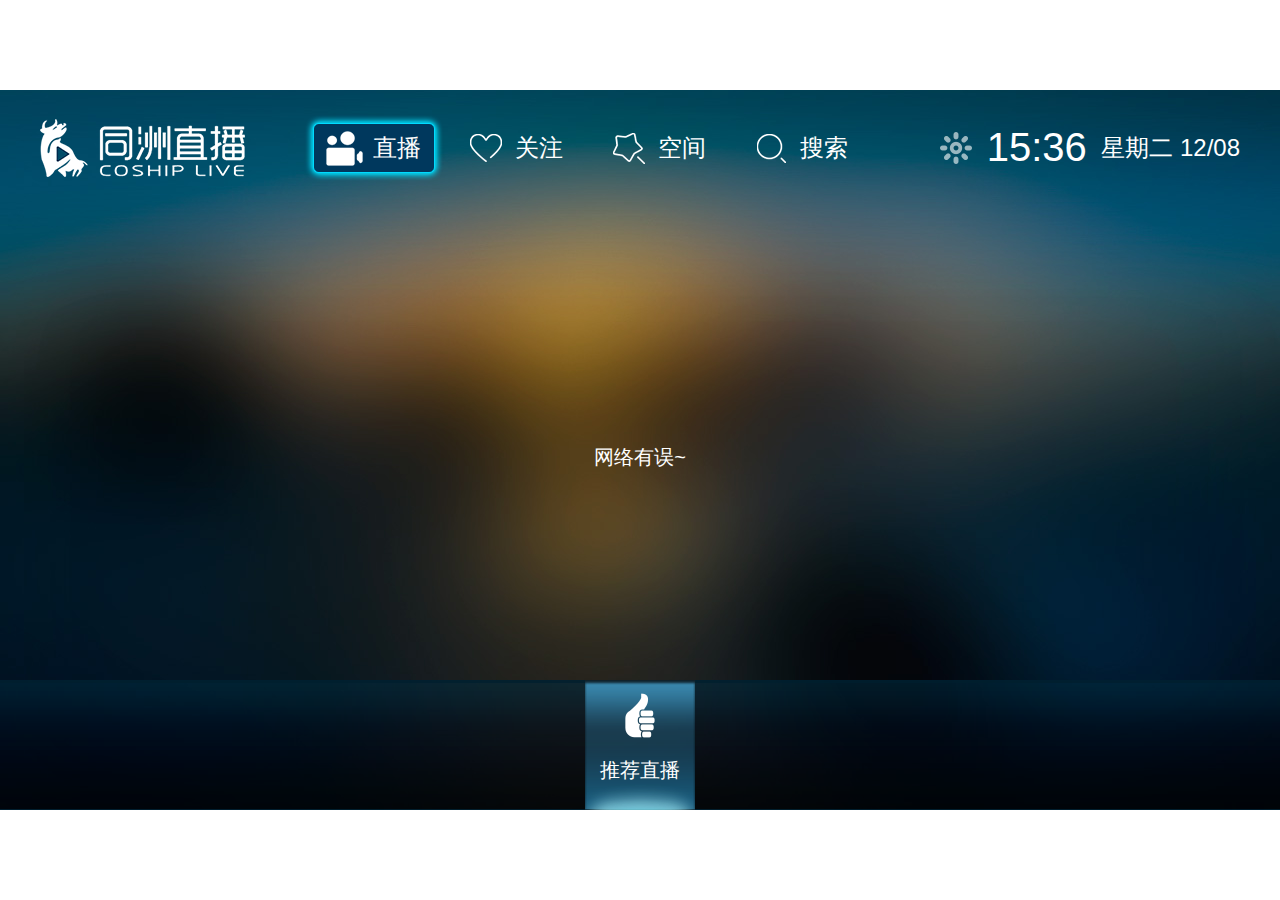
<file: index.html>
<!DOCTYPE html>
<html lang="en">

<head>
	<meta http-equiv="content-type" content="charset=UTF-8">
    <meta name="viewport" content="width=1280, user-scalable=no">
	<title>同洲直播</title>
	<link href="css/main.css" type="text/css" rel="stylesheet">
</head>

<body onload="init()">
	<div class="main" id="main">
		<div class="header">
			<h1 class="logo"></h1>
			<div class="topnav">
				<a id="top_nav_0" class="current focus"><span class="topnav01">直播</span></a>
				<a id="top_nav_1"><span class="topnav02">关注</span></a>
				<a id="top_nav_2"><span class="topnav03">空间</span></a>
				<a id="top_nav_3"><span class="topnav04">搜索</span></a>
			</div>
			<div class="date">
				<span class="weather"><img src="img/web/weather.png"></span>
				<span class="time">15:36</span>
				<span class="day">星期二   12/08</span>
			</div>
		</div>
		<div class="content con_recom" id="content">
			<div class="sub_title" id="subtitle">高中物理</div>
			<div class="page_dot" id="page"></div>
			<span id="page_pre" class="pagebar page_pre"></span>
			<span id="page_next" class="pagebar page_next"></span>
			<ul class="con_list" id="conlist"></ul>
		</div>
		<div class="sub_nav_wrap" id="subnav">
			<div class="sub_nav" id="sub">
			</div>
		</div>
		<div class="bot_nav" id="botnav">
			<a id="botav_0" class="current">
				<img src="img/web/botnav00.png" />
				<span>推荐直播</span>
			</a>
		</div>
	</div>
</body>
<script type="text/javascript" src="js/json2.min.js"></script>
<script type="text/javascript" src="js/global.js"></script>
<script>

//初始值
var URL = 'http://120.77.8.170:8081/';//阿里云
//var URL = 'http://10.9.212.13:8088/';//内网
var AreaFocus = 0;//区域焦点
var topnavFocus = 0;//上边焦点
var botnavFocus = 0;//下边焦点
var listFocus = 0;//视频焦点
var subnavFocus = 0;//二级栏目焦点
var BOTNAV = [0];
var LIST = [{}];//栏目总列表 [[],[],[]]
//var $currentPage = 0;//当前页

//初始化
function init(){
	//底部一级栏目
	ajax({
        //type:"GET", 
        url:URL+'LivePortal/column/getColumnType?version=V001&userCode=coship&terminalType=1&resolution=100*200&authKey=%21%40%23%24%25%5E%26*%28%29',  
        error:function(){
            alert('网络有误!'); 
        },
        success:function(_data){
            var arr = JSON.parse(_data).dataList;
			var html = '';
            for(var i = 0; i<arr.length; i++){
				html += '<a id="botav_'+(i+1)+'"><img src='+arr[i].logo+' /><span>'+arr[i].name+'</span></a>';
                BOTNAV.push(arr[i].columnTypeId);
				LIST.push({});
            }
			$('botnav').innerHTML += html;
        }
    });
	//首页推荐直播
	getRecList();
}

//按键 “上”
function moveUp(){
	if(AreaFocus===1){
		if(listFocus>2){
			moveListFocus(botnavFocus===0?-2:-3);
		}else{
			AreaFocus = 0;
			removeClass($("list_"+listFocus),"focus");
			addClass($("top_nav_"+topnavFocus),"focus");
		}	
	}else if(AreaFocus===2){
		AreaFocus = 1;
        removeClass($("botav_"+botnavFocus),"focus");
		addClass($("list_"+listFocus),"focus");
	}else if(AreaFocus===3){
		if(subnavFocus>6){
			movesubFocus(-7);
		}
	}else if(AreaFocus===4&&listFocus>2){
		moveListFocus(-3);
	}
}

//按键 “下”
function moveDown(){
	if(AreaFocus===0){
		AreaFocus = 1;
		removeClass($("top_nav_"+topnavFocus),"focus");
        addClass($("list_"+listFocus),"focus");
	}else if(AreaFocus===1){
		if((botnavFocus===0&&listFocus===0)||listFocus>2||LIST[botnavFocus].list.length<=3){
			AreaFocus = 2;
			removeClass($("list_"+listFocus),"focus");
        	addClass($("botav_"+botnavFocus),"focus");
		}else{
			moveListFocus(botnavFocus===0?2:3);
		}
	}else if(AreaFocus===3){
		if(subnavFocus<parseInt(17/7)*7){
			movesubFocus(7);
		}
	}else if(AreaFocus===4&&listFocus<=2){
		moveListFocus(3);
	}

	
}

//按键 “左”
function moveLeft(){
	if(AreaFocus===0){
		moveTopFocus(-1);
	}else if(AreaFocus===1||AreaFocus===4){
		if(botnavFocus===0&&listFocus===3){
			moveListFocus(-3);
		}else{
			moveListFocus(-1);
		}
	}else if(AreaFocus===2){
		moveBotFocus(-1);
	}else if(AreaFocus===3){
		movesubFocus(-1);
	}
}

//按键 “右”
function moveRight(){
	if(AreaFocus===0){
		moveTopFocus(1);
	}else if(AreaFocus===1||AreaFocus===4){
		moveListFocus(1);
	}else if(AreaFocus===2){
		moveBotFocus(1);
	}else if(AreaFocus===3){
		movesubFocus(1);
	}
}

//按键 “返回”
function doReturnKey(){
	if(AreaFocus===3){
		AreaFocus = 2;
		$("subnav").style.display = 'none';
		removeClass($("sub_nav_"+subnavFocus),"focus");
		addClass($("botav_"+botnavFocus),"focus");
		subnavFocus = 0;
		getAllList(BOTNAV[botnavFocus],0,function(){pageArrow(0,LIST[botnavFocus].totalPage)},true);
	}else if(AreaFocus===4){
		AreaFocus = 3;
		removeClass($("main"),"submain");
	}
}

//按键 “回车”
function doConfirm(){
	switch(AreaFocus){
        case 0:
			if($("top_nav_"+topnavFocus).className=='current focus'){
				window.location.reload();
				return false;
			}
			if(topnavFocus===0){
				location.href = 'index.html';
			}else if(topnavFocus===1){
				location.href = 'care.html';
			}else if(topnavFocus===2){
				location.href = 'zone.html';
			}else if(topnavFocus===3){
				location.href = 'search.html';
			}
			break;
		case 1:
		case 4:
			var item = LIST[botnavFocus].list[listFocus].userInfo;
			getPlayUrl(item.userCode,item.roomInfo.roomCode,item.roomInfo.title);
			break;	
		case 2:
			if(botnavFocus>0){
				AreaFocus = 3;
				getSubList(BOTNAV[botnavFocus]);
				$("subnav").style.display = 'block';
				removeClass($("botav_"+botnavFocus),"focus");
				addClass($("sub_nav_"+subnavFocus),"focus");
			}
			break;
		case 3:
			AreaFocus = 4;
			getAllList(BOTNAV[botnavFocus],0,function(){pageArrow(0,LIST[botnavFocus].totalPage)});
			$("subtitle").innerHTML = LIST[botnavFocus].sublist[subnavFocus].columnName;
			addClass($("main"),"submain");
			break;
			
	}
}

//上边navtop
function moveTopFocus(offset){
	removeClass($("top_nav_"+topnavFocus),"focus");
    topnavFocus += offset;
    if(topnavFocus < 0){
		topnavFocus = 0;
	} 
    else if(topnavFocus > 3){
		topnavFocus = 3;
	} 
    addClass($("top_nav_"+topnavFocus),"focus");
}

//视频 list
function moveListFocus(offset){
	var total = LIST[botnavFocus].list.length-1;
	removeClass($("list_"+listFocus),"focus");
	listFocus += offset;
	if(listFocus < 0){
		listFocus = 0;
		turnPage(-1);
	}else if(listFocus > total){
		listFocus = total;
		turnPage(1);
	} 
	addClass($("list_"+listFocus),"focus");
}

//下边botnav
function moveBotFocus(offset){
	var total = BOTNAV.length-1;
	removeClass($("botav_"+botnavFocus),"focus");
	removeClass($("botav_"+botnavFocus),"current");
	botnavFocus += offset;
	if(botnavFocus < 0){
		botnavFocus = 0;
	}else if(botnavFocus > total){
		botnavFocus = total;
	}
	//currentPage = 0;
	addClass($("botav_"+botnavFocus),"focus");
	addClass($("botav_"+botnavFocus),"current");
	if(botnavFocus===0){
		getRecList();
		addClass($("content"),"con_recom");
	}else{
		getAllList(BOTNAV[botnavFocus],0,function(){pageArrow(LIST[botnavFocus].currentPage||0,LIST[botnavFocus].totalPage)});
		removeClass($("content"),"con_recom");
	}
}

//二级
function movesubFocus(offset){
	var total = LIST[botnavFocus].sublist.length-1;
	removeClass($("sub_nav_"+subnavFocus),"focus");
    subnavFocus += offset;
    if(subnavFocus < 0){
		subnavFocus = 0;
	} 
    else if(subnavFocus > total){
		subnavFocus = total;
	} 
    addClass($("sub_nav_"+subnavFocus),"focus");
}

//主播
function getList(list){
	var html = '';
	var len = list.length;
	listFocus = 0;
	if(len>0){
		for(var i=0;i<len;i++){
			var item = list[i].userInfo;
			var img = list[i].recommendPic?list[i].recommendPic:item.roomInfo.logo;
			html += '<li id="list_'+i+'" class="con_list_item '+((AreaFocus===1||AreaFocus===4)&&i===0?"focus":"")+'"><div class="con_poster"><span class="con_poster_inner"><img src="'+img+'" /><i><span class="list_user">'+(item.nickName?item.nickName:item.userCode)+'</span><span class="list_num">3650</span></i></span></div><span class="con_title">'+item.roomInfo.title+'</span></li>'
		}
	}else{
		html = '<li class="list_null mfix"><span>没有找到数据</span></li>'
	}
	$('conlist').innerHTML = html;
}

//播放串
function getPlayUrl(userCode,roomCode,title){
	ajax({
        //type:"GET", 
        url:URL+'LivePortal/live/getPlayUrl?version=V001&terminalType=1&playType=2&resourceCode='+userCode+'&roomCode='+roomCode,  
        error:function(){
            alert('网络有误!');
        },
        success:function(_data){
            var url = JSON.parse(_data).data.playURL;
			alert(url);
			window.AndroidWebView.showInfoFromJs(title,url,roomCode);
        }
    });
}

//获取主播
function getAllList(columnTypeId,currentpage,callback,change){
	var columnId = AreaFocus===4? LIST[botnavFocus].sublist[subnavFocus].columnId:"";
	if(LIST[botnavFocus].list&&AreaFocus===2&&(!change)){
		getList(LIST[botnavFocus].list);
		getPage(LIST[botnavFocus].totalPage);
		pageArrow(LIST[botnavFocus].currentPage,LIST[botnavFocus].totalPage);
	}else{
		ajax({
			//type:"GET", 
			url:URL+'LivePortal/column/queryColumnUserInfoList?version=V001&terminalType=1&userCode=huang7226&userId=1000001&resolution=100*200&queryType=1&orderTag=1&limit=6&authKey=%21%40%23%24%25%5E%26*%28%29&columnId='+columnId+'&columnTypeId='+columnTypeId+'&page='+(currentpage+1),  
			error:function(){
				alert('网络有误!');
			},
			success:function(_data){
				var data = JSON.parse(_data);
				var total = data.totalCount%6?(parseInt(data.totalCount/6)+1):(data.totalCount/6);
				LIST[botnavFocus].list = data.dataList;
				LIST[botnavFocus].totalPage = total;
				LIST[botnavFocus].currentPage = currentpage;
				if(AreaFocus===2||AreaFocus===4){
					getPage(total);
				}
				callback&&callback();
				getList(data.dataList);
			}
		});
	}
}

//获取推荐主播
function getRecList(){
	if(LIST[0].list){
		getList(LIST[0].list);
		pageArrow(0,1);
	}else{
		ajax({
			//type:"GET", 
			url:URL+'LivePortal/recommend/getRecommend?version=V001&terminalType=1&userCode=huang7226&userId=1000001&authKey=%21%40%23%24%25%5E%26*%28%29',  
			error:function(){
				$('conlist').innerHTML = '<li class="list_null mfix"><span>网络有误~</span></li>';
			},
			success:function(_data){
				var list = JSON.parse(_data).dataList;
				LIST[0].list = list;
				getList(list);
			}
		});
	}
	
}

//初始化页码
function getPage(len){
	var html = '';
	for(var i=0;i<len;i++){
		html += '<i id="pagenum_'+i+'" class='+(i===LIST[botnavFocus].currentPage?"current":"")+'></i>'
	}
	$("page").innerHTML = html;
}

//翻页
function doNumberPress(_e, num){
	if(num==1){
		turnPage(-1);
	}else if(num==2){
		turnPage(1);
	}
}

function turnPrevPage(event,keyValue){ //默认上一页按键,可在当前页面重写默认执行函数
    turnPage(-1);
}

function turnNextPage(event,keyValue){ //默认下一页按键,可在当前页面重写默认执行函数
    turnPage(1);
}

function turnPage(i){ //默认上一页按键
	if(LIST[botnavFocus].totalPage>0&&botnavFocus>0&&(AreaFocus===1||AreaFocus===4)){
		removeClass($("pagenum_"+LIST[botnavFocus].currentPage),"current");	
		var currentPage = LIST[botnavFocus].currentPage;
		currentPage += i;
		if(currentPage<0){
			currentPage = 0;
		}else if(currentPage>LIST[botnavFocus].totalPage-1){
			currentPage = LIST[botnavFocus].totalPage-1;
		}else{
			listFocus = 0;
			LIST[botnavFocus].currentPage = currentPage;
			getAllList(BOTNAV[botnavFocus],currentPage);
		}
		//翻页箭头
		pageArrow(currentPage,LIST[botnavFocus].totalPage);
		addClass($("pagenum_"+currentPage),"current");	
	}	
}

//翻页箭头显示
function pageArrow(currentPage,totalPage){
	if(totalPage<=1||botnavFocus===0){
		$("page_pre").style.display = "none";
		$("page_next").style.display = "none";
	}else{
		if(currentPage===0){
			$("page_pre").style.display = "none";
			$("page_next").style.display = "block";
		}else if(currentPage===totalPage-1){
			$("page_pre").style.display = "block";
			$("page_next").style.display = "none";
		}else{
			$("page_pre").style.display = "block";
			$("page_next").style.display = "block";
		}
	}
}

//获取二级栏目
function getSubList(columnTypeId){
	if(LIST[botnavFocus].sublist){
		renderSub(LIST[botnavFocus].sublist);
	}else{
		ajax({
			//type:"GET", 
			url:URL+'LivePortal/column/getColumnList?version=V001&userCode=coship&terminalType=2&resolution=100*200&columnTypeId='+columnTypeId,
			error:function(){
				alert('网络有误!');
			},
			success:function(_data){
				var data = JSON.parse(_data);
				LIST[botnavFocus].sublist = data.dataList;
				renderSub(data.dataList);
			}
		});
	}
}

//展示二级栏目
function renderSub(list){
	var html = '';
	var len = list.length;
	if(len>0){
		for(var i=0;i<len;i++){
			html += '<a id="sub_nav_'+i+'" class='+(i===0?"focus":"")+'>'+list[i].columnName+'</a>'
		}
	}else{
		html = '<div class="list_null mfix"><span>暂无数据~</span></div>'
	}
	
	$("sub").innerHTML = html;
}
</script>

</html>
</file>
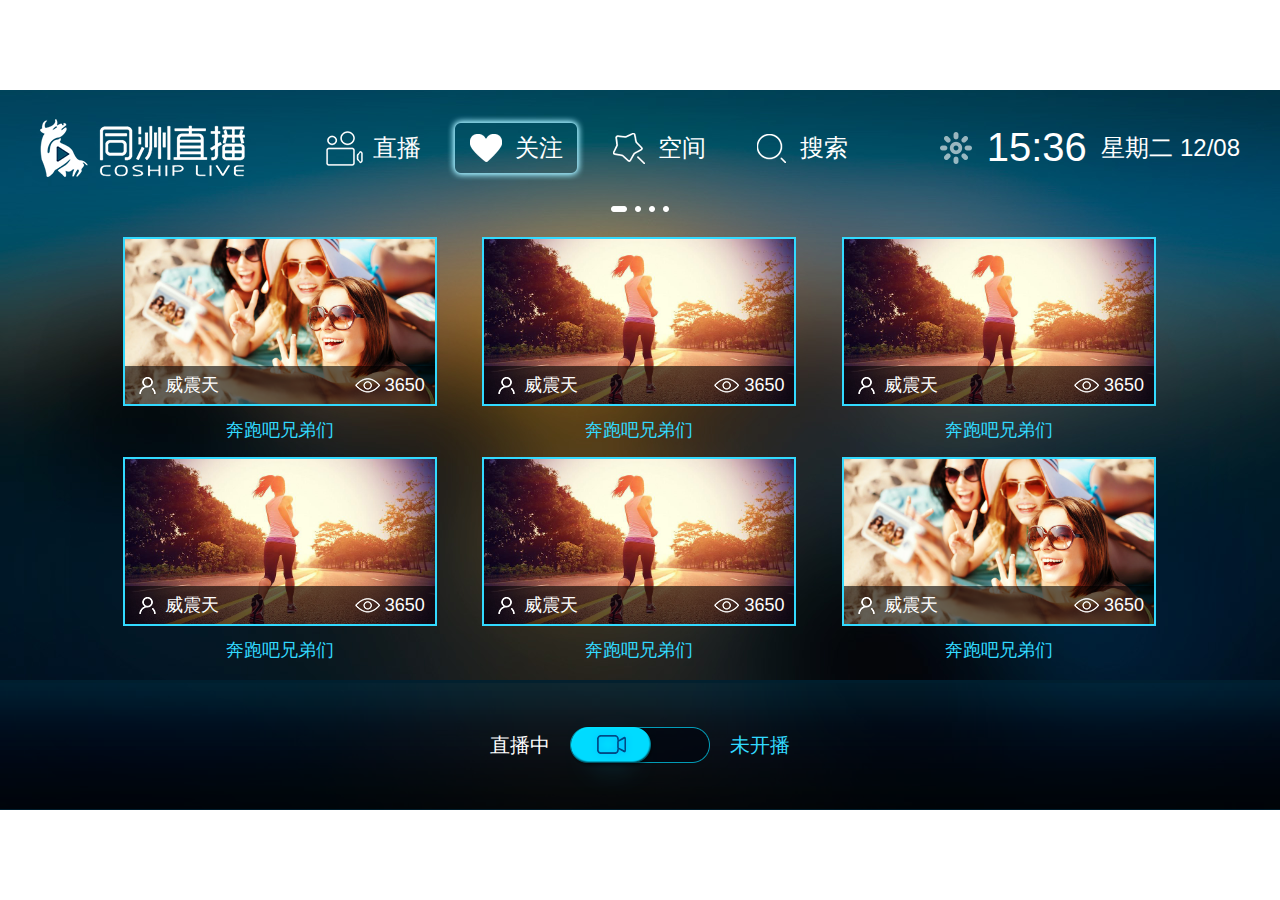
<file: care.html>
<!DOCTYPE html>
<html lang="en">

<head>
	<meta http-equiv="content-type" content="1280*720; text/html; charset=utf-8">
	<title>同洲直播</title>
	<link href="css/main.css" type="text/css" rel="stylesheet">
</head>

<body>
	<div class="main">
		<div class="header">
			<h1 class="logo"></h1>
			<div class="topnav">
				<a><span class="topnav01">直播</span></a>
				<a class="current"><span class="topnav02">关注</span></a>
				<a><span class="topnav03">空间</span></a>
				<a><span class="topnav04">搜索</span></a>
			</div>
			<div class="date">
				<span class="weather"><img src="img/web/weather.png"></span>
				<span class="time">15:36</span>
				<span class="day">星期二   12/08</span>
			</div>
		</div>
		<div class="content">
			<div class="page_dot">
				<i class="current"></i><i></i><i></i><i></i>
			</div>
			<span class="pagebar page_pre"></span>
			<span class="pagebar page_next current"></span>
			<ul class="con_list">
				<li class="con_list_item current">
					<div class="con_poster">
						<span class="con_poster_inner">
							<img src="img/web/img00.jpg" />
							<i>
								<span class="list_user">威震天</span>
								<span class="list_num">3650</span>
							</i>
						</span>
					</div>
					<span class="con_title">奔跑吧兄弟们</span>
				</li>
				<li class="con_list_item">
					<div class="con_poster">
						<span class="con_poster_inner">
							<img src="img/web/img01.jpg" />
							<i>
								<span class="list_user">威震天</span>
								<span class="list_num">3650</span>
							</i>
						</span>
					</div>
					<span class="con_title">奔跑吧兄弟们</span>
				</li>
				<li class="con_list_item">
					<div class="con_poster">
						<span class="con_poster_inner">
							<img src="img/web/img01.jpg" />
							<i>
								<span class="list_user">威震天</span>
								<span class="list_num">3650</span>
							</i>
						</span>
					</div>
					<span class="con_title">奔跑吧兄弟们</span>
				</li>
				<li class="con_list_item">
					<div class="con_poster">
						<span class="con_poster_inner">
							<img src="img/web/img01.jpg" />
							<i>
								<span class="list_user">威震天</span>
								<span class="list_num">3650</span>
							</i>
						</span>
					</div>
					<span class="con_title">奔跑吧兄弟们</span>
				</li>
				<li class="con_list_item">
					<div class="con_poster">
						<span class="con_poster_inner">
							<img src="img/web/img01.jpg" />
							<i>
								<span class="list_user">威震天</span>
								<span class="list_num">3650</span>
							</i>
						</span>
					</div>
					<span class="con_title">奔跑吧兄弟们</span>
				</li>
				<li class="con_list_item">
					<div class="con_poster">
						<span class="con_poster_inner">
							<img src="img/web/img00.jpg" />
							<i>
								<span class="list_user">威震天</span>
								<span class="list_num">3650</span>
							</i>
						</span>
					</div>
					<span class="con_title">奔跑吧兄弟们</span>
				</li>
			</ul>
		</div>
		<div class="bot_nav">
			<div class="open isopen mfix">
				<span>直播中</span><span class="openbtn"></span><span>未开播</span>
			</div>
		</div>
	</div>
</body>
<script type="text/javascript" src="js/json2.min.js"></script>
<script type="text/javascript" src="js/global.js"></script>


</html>
</file>
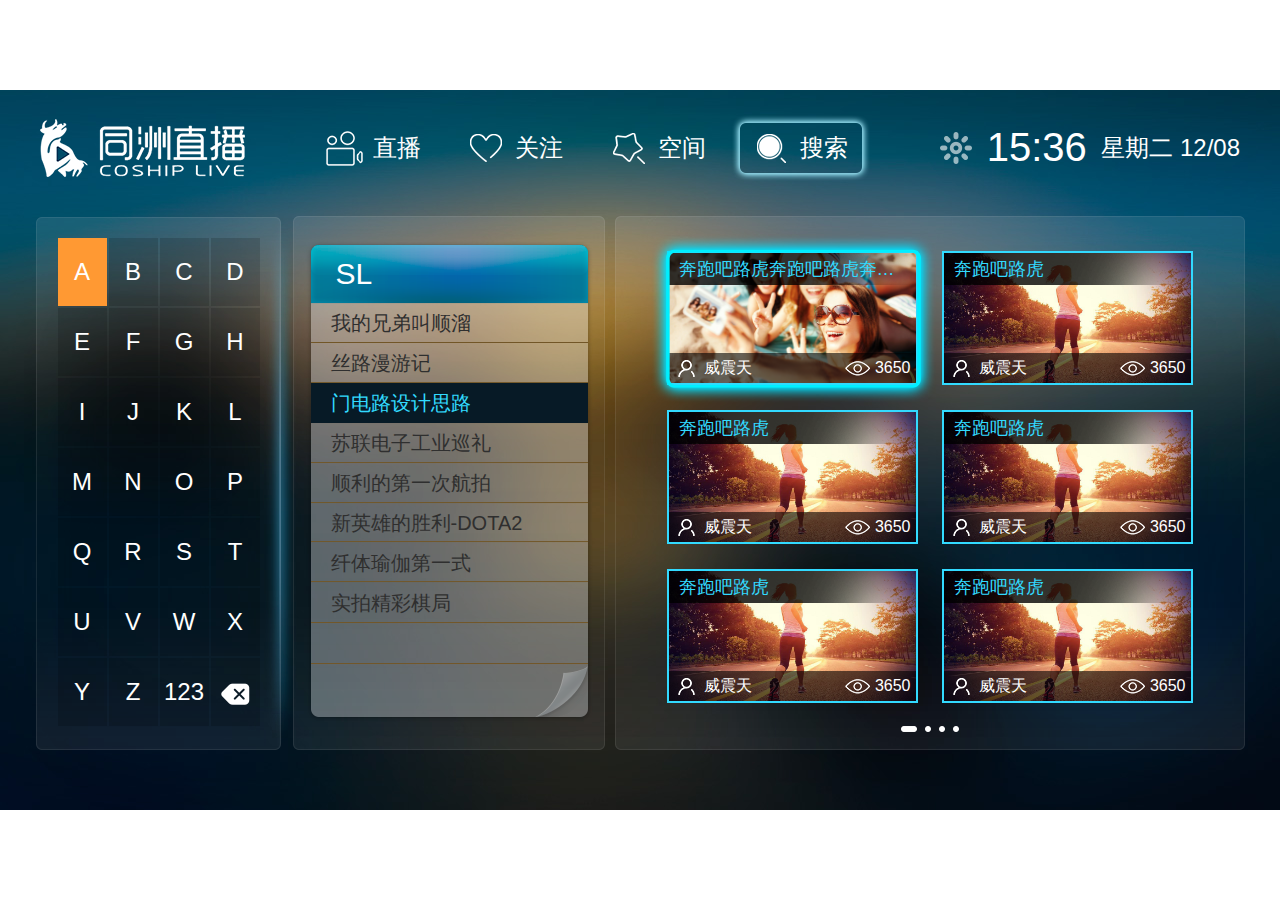
<file: search.html>
<!DOCTYPE html>
<html lang="en">

<head>
	<meta http-equiv="content-type" content="1280*720; text/html; charset=utf-8">
	<title>同洲直播</title>
	<link href="css/main.css" type="text/css" rel="stylesheet">
</head>

<body>
	<div class="main">
		<div class="header">
			<h1 class="logo"></h1>
			<div class="topnav">
				<a><span class="topnav01">直播</span></a>
				<a><span class="topnav02">关注</span></a>
				<a><span class="topnav03">空间</span></a>
				<a class="current"><span class="topnav04">搜索</span></a>
			</div>
			<div class="date">
				<span class="weather"><img src="img/web/weather.png"></span>
				<span class="time">15:36</span>
				<span class="day">星期二   12/08</span>
			</div>
		</div>
		<div class="search_con">
			<div class="keyboard" id="keyboard">
				<a id="key_0" class="current">A</a>
				<a id="key_1">B</a>
				<a id="key_2">C</a>
				<a id="key_3">D</a>
				<a id="key_4">E</a>
				<a id="key_5">F</a>
				<a id="key_6">G</a>
				<a id="key_7">H</a>
				<a id="key_8">I</a>
				<a id="key_9">J</a>
				<a id="key_10">K</a>
				<a id="key_11">L</a>
				<a id="key_12">M</a>
				<a id="key_13">N</a>
				<a id="key_14">O</a>
				<a id="key_15">P</a>
				<a id="key_16">Q</a>
				<a id="key_17">R</a>
				<a id="key_18">S</a>
				<a id="key_19">T</a>
				<a id="key_20">U</a>
				<a id="key_21">V</a>
				<a id="key_22">W</a>
				<a id="key_23">X</a>
				<a id="key_24">Y</a>
				<a id="key_25">Z</a>
				<a id="key_26">123</a>
				<a id="key_27" class="mfix"><img src="img/clear.png" /></a>
			</div>
			<div class="search_input">
				<h3 class="search_key">SL</h3>
				<ul class="search_list">
					<li>我的兄弟叫顺溜</li>
					<li>丝路漫游记</li>
					<li class="current">门电路设计思路</li>
					<li>苏联电子工业巡礼</li>
					<li>顺利的第一次航拍</li>
					<li>新英雄的胜利-DOTA2</li>
					<li>纤体瑜伽第一式</li>
					<li>实拍精彩棋局</li>
				</ul>
			</div>
			<div class="search_result">
				<span class="pagebar page_pre"></span>
				<span class="pagebar page_next current"></span>
				<ul class="con_list con_list_s">
					<li class="con_list_item current">
						<div class="con_poster">
							<h3 class="list_title">奔跑吧路虎奔跑吧路虎奔跑吧路虎奔跑吧路虎</h3>
							<span class="con_poster_inner">
							<img src="img/web/img00.jpg" />
							<i>
								<span class="list_user">威震天</span>
							<span class="list_num">3650</span>
							</i>
							</span>
						</div>
					</li>
					<li class="con_list_item">
						<div class="con_poster">
							<h3 class="list_title">奔跑吧路虎</h3>
							<span class="con_poster_inner">
							<img src="img/web/img01.jpg" />
							<i>
								<span class="list_user">威震天</span>
							<span class="list_num">3650</span>
							</i>
							</span>
						</div>
					</li>
					<li class="con_list_item">
						<div class="con_poster">
							<h3 class="list_title">奔跑吧路虎</h3>
							<span class="con_poster_inner">
							<img src="img/web/img01.jpg" />
							<i>
								<span class="list_user">威震天</span>
							<span class="list_num">3650</span>
							</i>
							</span>
						</div>
					</li>
					<li class="con_list_item">
						<div class="con_poster">
							<h3 class="list_title">奔跑吧路虎</h3>
							<span class="con_poster_inner">
							<img src="img/web/img01.jpg" />
							<i>
								<span class="list_user">威震天</span>
							<span class="list_num">3650</span>
							</i>
							</span>
						</div>
					</li>
					<li class="con_list_item">
						<div class="con_poster">
							<h3 class="list_title">奔跑吧路虎</h3>
							<span class="con_poster_inner">
							<img src="img/web/img01.jpg" />
							<i>
								<span class="list_user">威震天</span>
							<span class="list_num">3650</span>
							</i>
							</span>
						</div>
					</li>
					<li class="con_list_item">
						<div class="con_poster">
							<h3 class="list_title">奔跑吧路虎</h3>
							<span class="con_poster_inner">
							<img src="img/web/img01.jpg" />
							<i>
								<span class="list_user">威震天</span>
							<span class="list_num">3650</span>
							</i>
							</span>
						</div>
					</li>
				</ul>
				<div class="page_dot">
					<i class="current"></i><i></i><i></i><i></i>
				</div>
			</div>
		</div>

	</div>
</body>
<script type="text/javascript" src="js/json2.min.js"></script>
<script type="text/javascript" src="js/global.js"></script>


</html>
</file>
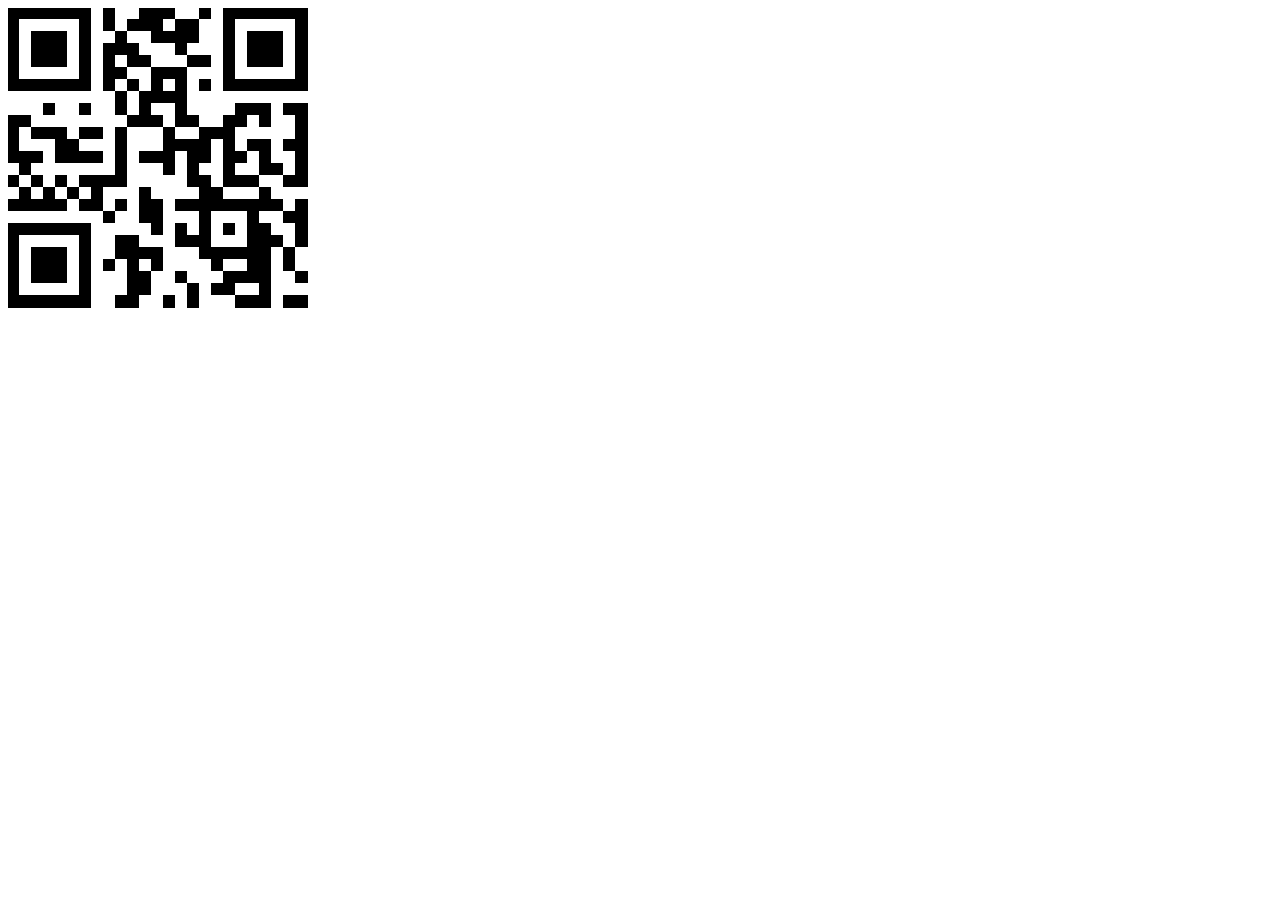
<file: test.html>
<!DOCTYPE html>
<html lang="en">

<head>
	<meta http-equiv="content-type" content="1280*720; text/html; charset=utf-8">
	<title>同洲直播</title>
    <script type="text/javascript" src="js/qrcode.min.js"></script>
</head>

<body>
	<div id="placeHolder" style="width: 300px;height: 300px;"></div>
</body>
<script>



var qrcode = new QRCode('placeHolder', {
  text: '13027177764',
  width: 300,
  height: 300,
  colorDark : '#000000',
  colorLight : '#ffffff',
  correctLevel : QRCode.CorrectLevel.H
});
//qrcode.makeCode()
//document.getElementById('placeHolder').innerHTML = qr.createImgTag();
</script>

</html>
</file>
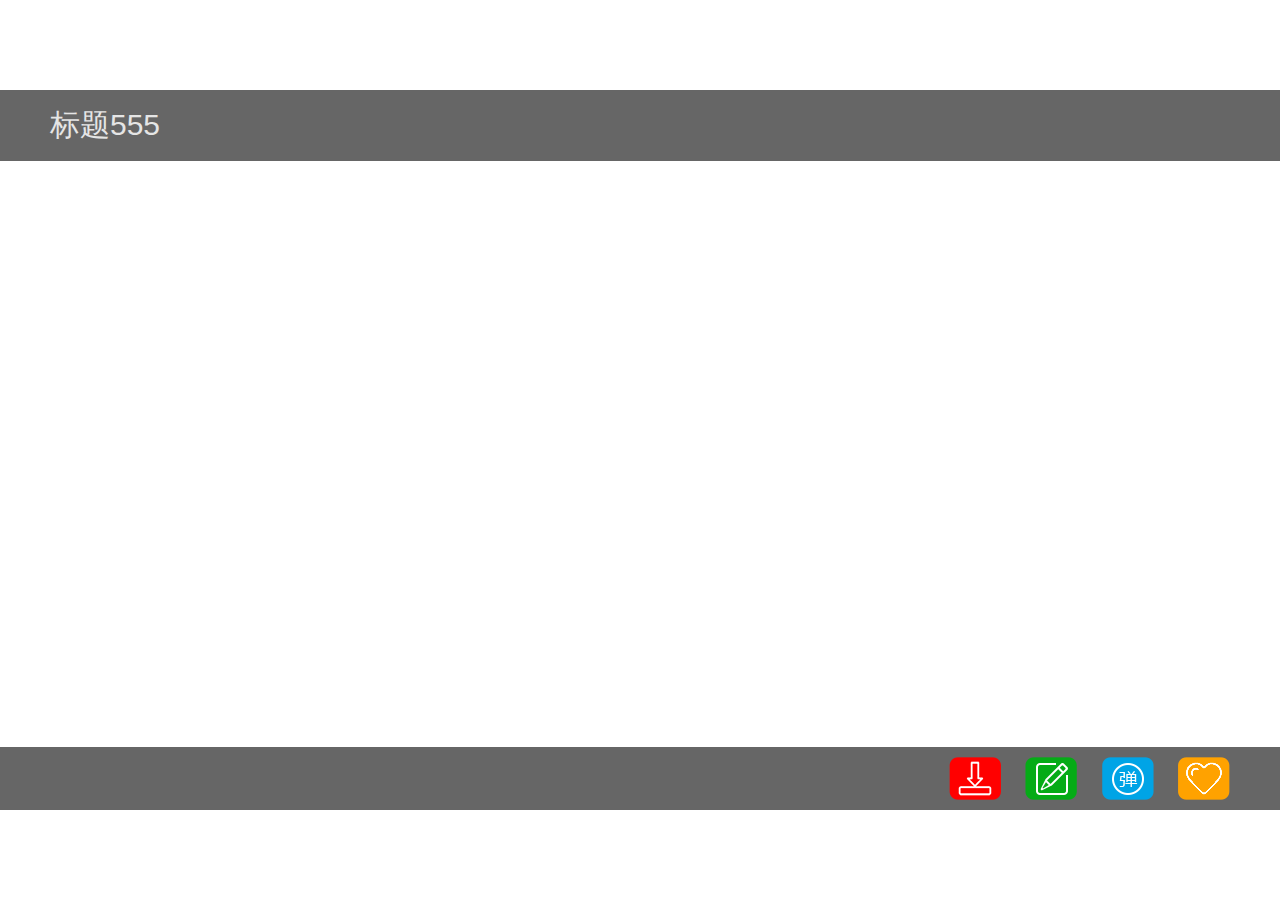
<file: video.html>
<!DOCTYPE html>
<html lang="en">

<head>
    <meta http-equiv="content-type" content="1280*720; text/html; charset=utf-8">
    <title>同洲直播</title>
    <link href="css/main.css" type="text/css" rel="stylesheet">
</head>
<style>

</style>

<body onload='initPage()'>
    <div class="main" style="background: none">

        <div class="video_title">
            <strong id="title">标题555</strong>
            <!--<span>2567</span>-->
        </div>
        <div class="view" id="view01">
            <div class="view01">
                <div class="code" id="qrcode1">二维码生成中</div>
            </div>
        </div>
        <div class="view" id="view02">
            <div class="view021">
                <div class="code"></div>
            </div>
            <div class="view022">
                <ul class="danmu_list">
                    <li id="danmu_0" class="current"><i>1</i><span>G1</span>
                        <a></a>
                    </li>
                    <li id="danmu_1"><i>2</i><span>G2</span>
                        <a></a>
                    </li>
                    <li id="danmu_2"><i>3</i><span>666</span>
                        <a></a>
                    </li>
                    <li id="danmu_3"><i>4</i><span>弹幕姬在此</span><a>修改</a></li>
                    <li id="danmu_4"><i>5</i><span>讲的啥，没听懂</span><a>修改</a></li>
                    <li id="danmu_5"><i>6</i><span>666666</span><a>修改</a></li>
                    <li id="danmu_6"><i>7</i><span>赞，很有帮助</span><a>修改</a></li>
                    <li id="danmu_7"><i>8</i><span>666</span><a>修改</a></li>
                    <li id="danmu_8"><i>9</i><span>666</span><a>修改</a></li>
                </ul>
            </div>
        </div>
        <div class="video_footer">
            <a href="#"><img src="img/action01.png"></a>
            <a href="#"><img src="img/action02.png"></a>
            <a href="#"><img src="img/action03.png"></a>
            <a href="#"><img src="img/action04.png"></a>
        </div>
    </div>
</body>
<script type="text/javascript" src="js/json2.min.js"></script>
<script type="text/javascript" src="js/global.js"></script>
<script type="text/javascript" src="js/qrcode.min.js"></script>

<script>
var view = [0,0,0,0];
var code = [false,false];
var danmuFocus = [0,0];

function initPage(){//进入加载
   
    //getTopnav(topNav);
    //alert(55555555)
    //getList(list);
    //document.getElementById('title').innerHTML =  '77777';
}



function showInfoFromJava(msg){  



    //alert('来自客户端的消息')

     document.getElementById('title').innerHTML =  '5555555';

     

} 

function moveDanmuFocus(offset){//nav移动1  /  -1
    danmuFocus[1] = 0;
    removeClass($("danmu_"+danmuFocus[0]),"current");
    removeClass($("danmu_"+danmuFocus[0]),"change");
    danmuFocus[0] += offset;
    if(danmuFocus[0] < 0) danmuFocus[0] = 0;
    else if(danmuFocus[0] > 8) danmuFocus[0] = 8;
    addClass($("danmu_"+danmuFocus[0]),"current");
}

function moveChangeFocus(offset){
    removeClass($("list_"+listFocus),"current");
    listFocus += offset;
    if(listFocus < 0) listFocus = 0;
    else if(listFocus > 5) listFocus = 5;
    addClass($("list_"+listFocus),"current");
}

function moveUp(){//默认上键操作,可在当前页面重写默认执行函数
    if(view[1]){
        moveDanmuFocus(-1);
    }
}

function moveDown(){//默认下键操作,可在当前页面重写默认执行函数
    if(view[1]){
        moveDanmuFocus(1);
    }
}

function moveRight(){//默认右键操作, 可在当前页面重写默认执行函数
    if(view[1]&&danmuFocus[0]>2){
        addClass($("danmu_"+danmuFocus[0]),"change");
        danmuFocus[1] = 1;
    }
}
function moveLeft(){//默认左键操作,可在当前页面重写默认执行函数
    if(view[1]&&danmuFocus[0]>2){
        removeClass($("danmu_"+danmuFocus[0]),"change");
        danmuFocus[1] = 0;
    }

}

function doReturnKey(){  //返回按键
    
}

function turnPage(type){ //翻页
    alert(type)
}

function doRedKey(){ //按红色按键
    if(!view[0]){
        $("view01").style.display = 'block';
        $("view02").style.display = 'none';
        view[0] = 1;
        view[1] = 0;
        if(!code[0]){
            setTimeout(function(){
                var qrcode = new QRCode('qrcode1', {
                    text: '11111111',
                    width: 100,
                    height: 100,
                    colorDark : '#000000',
                    colorLight : '#ffffff',
                    correctLevel : QRCode.CorrectLevel.Q
                });
                code[0] = true;
            },500)   
        }
    }else{
        $("view01").style.display = 'none';
        view[0] = 0;
    }
}

function doGreenKey(){ //按绿色按键
    if(!view[1]){
        $("view02").style.display = 'block';
        $("view01").style.display = 'none';
        view[1] = 1;
        view[0] = 0;
    }else{
        $("view02").style.display = 'none';
        view[1] = 0;
    }
}

function doYellowKey(){
    alert('弹幕开关');
}

function doBlueKey(){
    alert('关注');
}

function doConfirm(){//按确定
    if(view[1]){
        if(danmuFocus[1]){
            alert('修改弹幕'+danmuFocus[0])
        }else{
            alert('发送弹幕'+danmuFocus[0])
        }
    } 
}
</script>

</html>
</file>
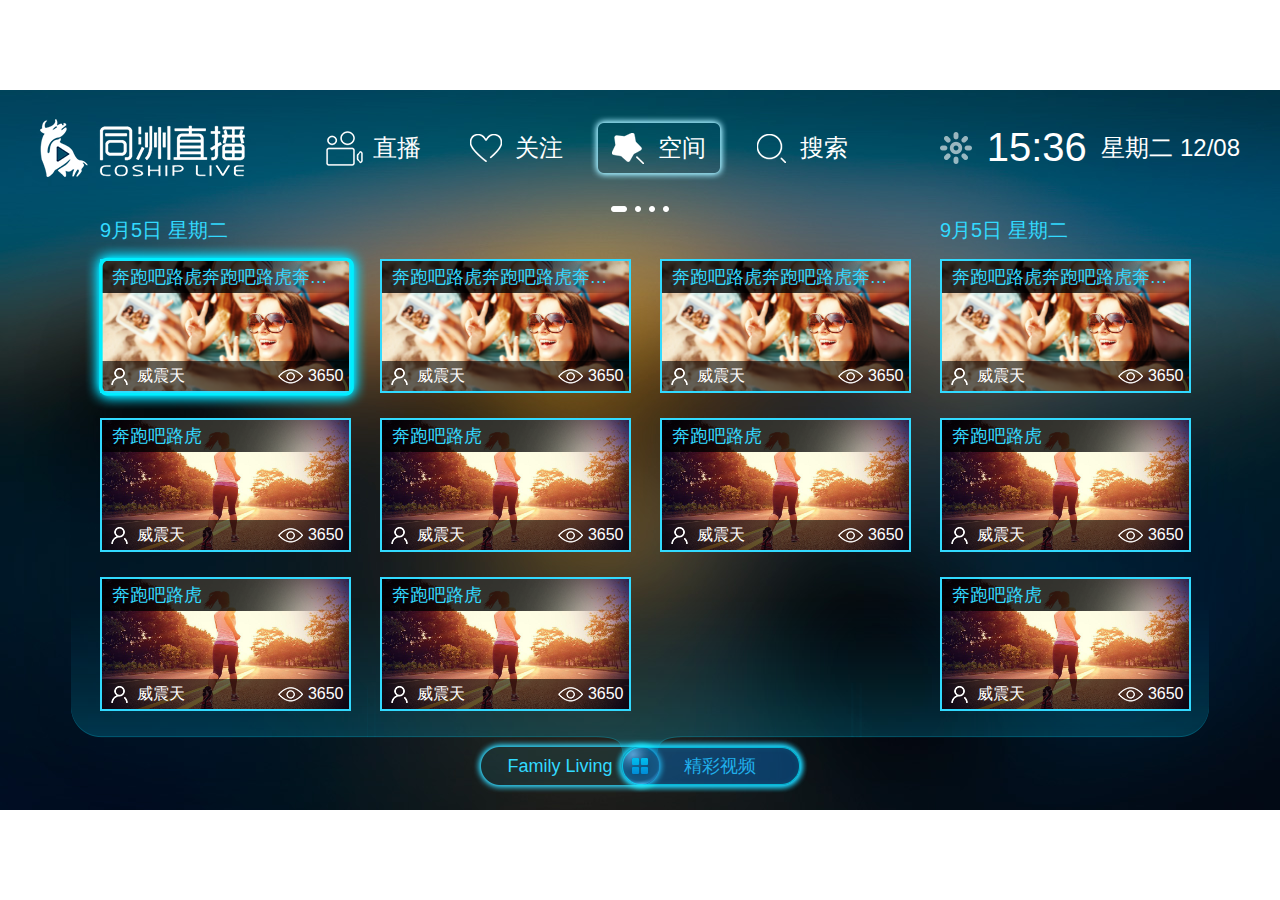
<file: zone.html>
<!DOCTYPE html>
<html lang="en">

<head>
	<meta http-equiv="content-type" content="1280*720; text/html; charset=utf-8">
	<title>同洲直播</title>
	<link href="css/main.css" type="text/css" rel="stylesheet">
</head>

<body>
	<div class="main">
		<div class="header">
			<h1 class="logo"></h1>
			<div class="topnav">
				<a><span class="topnav01">直播</span></a>
				<a><span class="topnav02">关注</span></a>
				<a class="current"><span class="topnav03">空间</span></a>
				<a><span class="topnav04">搜索</span></a>
			</div>
			<div class="date">
				<span class="weather"><img src="img/web/weather.png"></span>
				<span class="time">15:36</span>
				<span class="day">星期二   12/08</span>
			</div>
		</div>
		<div class="content zone">
			<div class="page_dot">
				<i class="current"></i><i></i><i></i><i></i>
			</div>
			<span class="pagebar page_pre"></span>
			<span class="pagebar page_next current"></span>
			<div class="zone_con">
				<div class="zone_time">
					<div class="zone_time_wrap">
						<div class="zome_date">
							<h2>9月5日 星期二</h2>
							<ul class="con_list con_list_s">
								<li class="con_list_item current">
									<div class="con_poster">
										<h3 class="list_title">奔跑吧路虎奔跑吧路虎奔跑吧路虎奔跑吧路虎</h3>
										<span class="con_poster_inner">
								<img src="img/web/img00.jpg" />
								<i>
									<span class="list_user">威震天</span>
										<span class="list_num">3650</span>
										</i>
										</span>
									</div>
								</li>
								<li class="con_list_item">
									<div class="con_poster">
										<h3 class="list_title">奔跑吧路虎</h3>
										<span class="con_poster_inner">
								<img src="img/web/img01.jpg" />
								<i>
									<span class="list_user">威震天</span>
										<span class="list_num">3650</span>
										</i>
										</span>
									</div>
								</li>
								<li class="con_list_item">
									<div class="con_poster">
										<h3 class="list_title">奔跑吧路虎</h3>
										<span class="con_poster_inner">
								<img src="img/web/img01.jpg" />
								<i>
									<span class="list_user">威震天</span>
										<span class="list_num">3650</span>
										</i>
										</span>
									</div>
								</li>
							</ul>
							<ul class="con_list con_list_s">
								<li class="con_list_item">
									<div class="con_poster">
										<h3 class="list_title">奔跑吧路虎奔跑吧路虎奔跑吧路虎奔跑吧路虎</h3>
										<span class="con_poster_inner">
								<img src="img/web/img00.jpg" />
								<i>
									<span class="list_user">威震天</span>
										<span class="list_num">3650</span>
										</i>
										</span>
									</div>
								</li>
								<li class="con_list_item">
									<div class="con_poster">
										<h3 class="list_title">奔跑吧路虎</h3>
										<span class="con_poster_inner">
								<img src="img/web/img01.jpg" />
								<i>
									<span class="list_user">威震天</span>
										<span class="list_num">3650</span>
										</i>
										</span>
									</div>
								</li>
								<li class="con_list_item">
									<div class="con_poster">
										<h3 class="list_title">奔跑吧路虎</h3>
										<span class="con_poster_inner">
								<img src="img/web/img01.jpg" />
								<i>
									<span class="list_user">威震天</span>
										<span class="list_num">3650</span>
										</i>
										</span>
									</div>
								</li>
							</ul>
							<ul class="con_list con_list_s">
								<li class="con_list_item">
									<div class="con_poster">
										<h3 class="list_title">奔跑吧路虎奔跑吧路虎奔跑吧路虎奔跑吧路虎</h3>
										<span class="con_poster_inner">
								<img src="img/web/img00.jpg" />
								<i>
									<span class="list_user">威震天</span>
										<span class="list_num">3650</span>
										</i>
										</span>
									</div>
								</li>
								<li class="con_list_item">
									<div class="con_poster">
										<h3 class="list_title">奔跑吧路虎</h3>
										<span class="con_poster_inner">
								<img src="img/web/img01.jpg" />
								<i>
									<span class="list_user">威震天</span>
										<span class="list_num">3650</span>
										</i>
										</span>
									</div>
								</li>
							</ul>
						</div>
						<div class="zome_date">
							<h2>9月5日 星期二</h2>
							<ul class="con_list con_list_s">
								<li class="con_list_item">
									<div class="con_poster">
										<h3 class="list_title">奔跑吧路虎奔跑吧路虎奔跑吧路虎奔跑吧路虎</h3>
										<span class="con_poster_inner">
								<img src="img/web/img00.jpg" />
								<i>
									<span class="list_user">威震天</span>
										<span class="list_num">3650</span>
										</i>
										</span>
									</div>
								</li>
								<li class="con_list_item">
									<div class="con_poster">
										<h3 class="list_title">奔跑吧路虎</h3>
										<span class="con_poster_inner">
								<img src="img/web/img01.jpg" />
								<i>
									<span class="list_user">威震天</span>
										<span class="list_num">3650</span>
										</i>
										</span>
									</div>
								</li>
								<li class="con_list_item">
									<div class="con_poster">
										<h3 class="list_title">奔跑吧路虎</h3>
										<span class="con_poster_inner">
								<img src="img/web/img01.jpg" />
								<i>
									<span class="list_user">威震天</span>
										<span class="list_num">3650</span>
										</i>
										</span>
									</div>
								</li>
							</ul>
							<ul class="con_list con_list_s">
								<li class="con_list_item current">
									<div class="con_poster">
										<h3 class="list_title">奔跑吧路虎奔跑吧路虎奔跑吧路虎奔跑吧路虎</h3>
										<span class="con_poster_inner">
								<img src="img/web/img00.jpg" />
								<i>
									<span class="list_user">威震天</span>
										<span class="list_num">3650</span>
										</i>
										</span>
									</div>
								</li>
								<li class="con_list_item">
									<div class="con_poster">
										<h3 class="list_title">奔跑吧路虎</h3>
										<span class="con_poster_inner">
								<img src="img/web/img01.jpg" />
								<i>
									<span class="list_user">威震天</span>
										<span class="list_num">3650</span>
										</i>
										</span>
									</div>
								</li>
								<li class="con_list_item">
									<div class="con_poster">
										<h3 class="list_title">奔跑吧路虎</h3>
										<span class="con_poster_inner">
								<img src="img/web/img01.jpg" />
								<i>
									<span class="list_user">威震天</span>
										<span class="list_num">3650</span>
										</i>
										</span>
									</div>
								</li>
							</ul>
							<ul class="con_list con_list_s">
								<li class="con_list_item current">
									<div class="con_poster">
										<h3 class="list_title">奔跑吧路虎奔跑吧路虎奔跑吧路虎奔跑吧路虎</h3>
										<span class="con_poster_inner">
								<img src="img/web/img00.jpg" />
								<i>
									<span class="list_user">威震天</span>
										<span class="list_num">3650</span>
										</i>
										</span>
									</div>
								</li>
								<li class="con_list_item">
									<div class="con_poster">
										<h3 class="list_title">奔跑吧路虎</h3>
										<span class="con_poster_inner">
								<img src="img/web/img01.jpg" />
								<i>
									<span class="list_user">威震天</span>
										<span class="list_num">3650</span>
										</i>
										</span>
									</div>
								</li>
							</ul>
						</div>
					</div>
				</div>
				<div class="zone_select selected">
					<a>Family Living</a><a>精彩视频</a>
				</div>
			</div>
		</div>
	</div>
</body>
<script type="text/javascript" src="js/json2.min.js"></script>
<script type="text/javascript" src="js/global.js"></script>


</html>
</file>
<file: css/main.css>
/**
 * 
 * @reset.css
 *
**/
body{font-family:Helvetica; -webkit-font-smoothing: antialiased; }
h1,h2,h3,h4,h5,h6{font-size:100%; margin:0; font-weight:400;}
body,form,ul,ol,dl,dd,p{margin:0;}
ul,ol{list-style-type:none; padding: 0;}
img{border:0 none;vertical-align:middle;}
a{text-decoration:none;outline: 0;}
textarea{ overflow:auto; resize: vertical;}
table {border-collapse:collapse;border-spacing:0;}
:active,:focus{ outline: 0;}
input::-ms-clear{display:none;}
.mfix:before{content:'';display:inline-block; width:0; height:100%; vertical-align:middle;}
.mfix>*{display:inline-block;vertical-align:middle;}
a,button,input,textarea{-webkit-tap-highlight-color: rgba(0,0,0,0);}
@media (-webkit-min-device-pixel-ratio: 1.5), (min-resolution: 2dppx){ 
    /* Retina 下仍使用默认字体渲染 */
	body { -webkit-font-smoothing: subpixel-antialiased; }
}
/**/
html,body{ height: 100%; color: #fff;}
.main{ position: absolute; width: 1280px; height: 720px; margin:auto; background: url('../img/bg.jpg') no-repeat; left: 0; right: 0; bottom: 0; top: 0;}
.header{ overflow: hidden; padding: 25px 40px;}
.logo{ float: left; height: 66px; width: 205px; background: url('../img/logo.png') left center no-repeat; font-size: 0;}
.date{ float: right; padding-top: 10px;}
.date span{ display: inline-block; vertical-align: middle;}
.time{ font-size: 40px; padding: 0 10px;}
.day{ font-size: 24px;}
.topnav{ float: left; padding-left: 60px;}
.topnav a,.topnav span{ display: inline-block;}
.topnav span{ width: 70px; height: 66px; line-height: 66px; font-size: 24px;padding-left: 68px; background-image: url('../img/topnavico.png'); background-repeat: no-repeat;}
.topnav span.topnav01{ background-position: 17px top;}
.topnav span.topnav02{ background-position: 17px -66px;}
.topnav span.topnav03{ background-position: 17px -132px;}
.topnav span.topnav04{ background-position: 17px bottom;}
.topnav a.current{ background: url('../img/topnav_current.png') center bottom}
.topnav a.current span,.topnav a.focus span{ background-image: url('../img/topnavico_current.png')}
.topnav a.focus{ background: url('../img/topnav_current.png') center top}
.content{ padding: 0 100px; position: relative;}
.con_list{ height: 450px; padding-top: 15px;}
.con_list_item{ float: left; width: 33.3%; text-align: center; color: #fff;}
.list_null{ text-align: center; color: #fff; font-size: 20px; height: 100%;}

.con_poster_wrap{ display: inline-block; padding: 16px 16px 12px 16px; }
.con_poster{ display: inline-block; margin-top: 5px; width: 310px; height: 165px; border: 2px solid #32daff; position: relative;}
.con_poster_inner{ display: inline-block; width: 100%; height: 100%; overflow: hidden;}
.con_poster img{ width: 100%; height: 100%; object-fit: cover;}
.con_poster i{ position: absolute;height: 38px; padding: 0 10px; text-align: left; font-style: normal; left: 0; bottom: 0; right: 0;color: #fff; background: url(../img/shadow_bg.png);}
.con_poster i span{ display: inline-block; height: 38px; line-height: 38px; font-size: 18px; padding-left: 30px; background-position: left center; background-repeat: no-repeat;}
.list_user{ background-image: url('../img/ico01.png')}
.list_num{ background-image: url('../img/ico02.png'); float: right;}
.con_title{display: block;font-size: 18px; color: #32daff; height: 44px; line-height: 44px;}
.con_list_item.focus .con_poster:before{ content: ''; position: absolute; left: -18px; top: -18px; z-index: 10; width:347px; height: 201px;  background: url('../img/conlist_focus.png') center center no-repeat;}
.con_list_item.focus .con_title{ color: #fff;}
.bot_nav{ position: absolute; word-spacing: -6px; font-size:0; left: 0; bottom: 0; width: 100%; height: 130px; text-align: center; background: url('../img/botnavbg.png')}
.bot_nav a{ display: inline-block; word-spacing: 0; margin: 0 20px; position: relative; overflow: hidden; width: 110px; padding-top: 70px; height: 60px;color: #32daff;}
.bot_nav img{ position: absolute; left: -110px; top: 0;}
.bot_nav span{ font-size: 20px; line-height: 40px; }
.bot_nav a.current{ color: #fff; background: url('../img/botnav_focus.png') center bottom}
.bot_nav a.focus{ color: #fff; background: url('../img/botnav_focus.png') center top}
.bot_nav a.current img,.bot_nav a.focus img{ left: 0;}
.pagebar{ position: absolute; width: 100px; height: 100%; background-position: left center; background-repeat: no-repeat; top: 0; display: none;}
.page_pre{ background-image: url('../img/page_pre.png'); left: 0;}
.page_next{ background-image: url('../img/page_next.png'); right: 0;}
.pagebar.current{background-position: right center; }
.page_dot{  height: 6px; padding-bottom: 5px; text-align: center; word-spacing: -6px; font-size:0;}
.page_dot i{ display: inline-block;word-spacing: 0; width: 10px; height: 6px; margin: 0 2px; background: url('../img/page_dot.png') center top no-repeat;}
.page_dot i.current{ width: 20px; background-position: center bottom;}


.con_recom{ padding: 0 60px;}
.con_recom .page_dot i,.con_recom .pagebar{ display: none}
.con_recom .con_list_item{ width: 330px;}
.con_recom .con_list_item:first-child{ width: 500px;}
.con_recom .con_list_item:first-child .con_poster{ width: 486px; height: 385px;}
.con_recom .con_list_item.focus:first-child .con_poster:before{ content: ''; position: absolute; left: -18px; top: -18px; z-index: 10; width:522px; height: 421px;  background: url('../img/conlist_recom_focus.png') center center no-repeat;}

.open{ height: 100%; font-size: 24px; color: #fff;}
.open span:first-child{color: #32daff;}
.isopen span{ color: #32daff;}
.isopen span:first-child{color: #fff;}
.openbtn{ position: relative; width: 140px; height: 36px; background: url('../img/switch_bg.png'); margin: 0 20px;}
.openbtn:before{ content: ''; position: absolute; right: 0; top: -15px; width: 92px; height: 83px; margin: 0 -5px; background: url('../img/switch_bar.png')}
.isopen .openbtn:before{ left: 0; right: auto;}

.sub_title{ display: none; text-align: center; height: 62px; padding-bottom: 15px; line-height: 62px; color: #32daff; font-size: 30px; background: url('../img/sub_title.png') center top no-repeat;}
.sub_nav_wrap{ display: none; position: absolute; left: 0; top: 0; right: 0; bottom: 130px; z-index: 20; background: url('../img/pop_bg.png')}
.sub_nav{ position: absolute; overflow: hidden; bottom: 0; left: 90px; right: 90px; padding: 20px; font-size: 0; border: 1px solid #279fbc; background: url('../img/sub_bg.png') right center;}
.sub_nav a{ float: left; width: 148px; border: 1px solid transparent; height: 48px; line-height: 48px; text-align: center; font-size: 20px; margin: 5px 0; color: #32daff;}
.sub_nav a.focus{ background: #096ab0; border-color: #fff; color: #fff;}
.search_con{ width: 1209px; height: 534px; margin: 10px auto; background: url('../img/search_bg.png')}
.keyboard{ float: left; width: 204px; height: 488px; padding: 21px 20px 20px 21px; font-size: 0;word-spacing: -6px; font-size:0;}
.keyboard a{ float: left; font-size: 24px;word-spacing: 0; color: #fff; text-align: center; width: 49px; height: 68px; line-height: 68px; margin: 1px;background:url(../img/keyboard_bg.png); }
.keyboard a.current{ background:#ff9933; }
.search_input{ float: left; width: 277px; margin-left: 13px; padding: 29px 17px;}
.search_key{ height: 58px; line-height: 58px; font-size: 30px; padding-left: 25px;}
.search_list li{ height: 40px; line-height: 40px; font-size: 20px; color: #2f2f2f; padding-left: 20px;}
.search_list li.current{ background:#071a26;color: #32daff}
.search_result{ float: left; position: relative; width: 630px; height: 534px; margin-left: 10px;}
.con_list_s .con_list_item{ width: 50%;}
.con_list_s .con_poster{ width: 247px; height: 130px; margin-bottom: 20px;}
.con_list_s{ padding: 30px 40px;}
.con_list_s .con_list_item.current .con_poster:before{ content: ''; position: absolute; left: -18px; top: -18px; z-index: 10; width:285px; height: 168px;  background: url('../img/searchlist_focus.png') center center no-repeat;}
.con_list_s .con_poster i{height: 30px; padding: 0 5px; }
.con_list_s .con_poster i span{ height: 30px; line-height: 30px; font-size: 16px; padding-left: 30px; }
.search_result .page_pre{ left: -25px}
.search_result .page_next{ right: -25px}
.list_title{ position: absolute; text-align: left; padding: 0 10px; left: 0; top: 0; right: 0; height: 32px; line-height: 32px; font-size: 18px; color: #32daff; overflow: hidden; text-overflow: ellipsis; white-space: nowrap; background: url('../img/listtitle_bg.png') left center no-repeat; }
.zone_time{ overflow: hidden;}
.zone_time_wrap{ white-space: nowrap;word-spacing: -6px; font-size:0;position: relative;}
.zone_time .con_list_s{ float:left; width: 280px; height: 470px; padding: 0;}
.zone_time .con_list_s .con_list_item{ width: 100%;}
.zome_date{ display: inline-block;word-spacing: 0; }
.zome_date h2{ font-size: 20px; padding-left: 15px; padding-bottom: 10px; color: #32daff; }
.zone{ padding: 0 85px;background: url('../img/zone_bg.png') center bottom no-repeat;}
.zone_con{ }
.zone_select{ position: relative; padding-top: 15px; height: 54px; line-height: 54px; text-align: center; font-size: 18px;color: #32daff;}
.zone_select a{ display: inline-block; width: 160px;}
.zone_select:before{ content: ''; width: 194px; height: 54px; position: absolute; left: 50%; bottom: 0; background: url('../img/swiths_bar.png'); margin-left: -167px;}
.zone_select.zone_select:before{ margin-left: -26px;}
.submain .bot_nav,.submain .sub_nav_wrap{ display: none!important;}
.submain .sub_title{display: block;}

/**视频**/
.video_con{width: 1280px; height: 720px; margin: 0 auto; position: relative;}
.video_title{ position: absolute; padding: 15px 0; color: #e5e5e5; left: 0; top: 0; width: 100%; background: url(../img/shadow_bg.png)}
.video_title strong{ font-size: 30px; margin-left: 50px; font-weight: normal;}
.video_title span{ font-size: 24px; margin-left: 50px; padding-left: 30px; background: url(../img/user.png) left center no-repeat;}
.video_footer{ position: absolute; bottom: 0;left: 0; right: 0; text-align: right; padding: 0 40px;  background: url(../img/shadow_bg.png)}
.video_footer a{ display: inline-block; margin:10px;}
.view{ display: none; position: absolute; left: 0; right: 0; top: 70px; right: 0; bottom: 63px; z-index: 1000;}
.view01{ position: absolute; right: 10px; bottom: 10px; width: 581px; height: 309px; background: url(../img/code_bg1.png)}
.view01 .code{ position: absolute;color: #333; width: 188px; height: 188px; border: 5px solid #fff; right: 59px; top: 53px;}
.view01 .code table{ width: 100%; height: 100%; margin-left: 0!important;margin-top: 0!important;margin-right: 0!important;margin-bottom: 0!important;}
.view021{position: absolute; left: 10px; bottom: 10px; width: 251px; height: 496px; background: url(../img/code_bg2.png)}
.view021 .code{ position: absolute; color: #333; width: 170px; height: 170px; border: 5px solid #fff; right: 35px; bottom: 42px;}
.view022{position: absolute; right: 10px; bottom: 10px; width: 398px; background: url(../img/code_bg3.png) left -1px no-repeat;}
.danmu_list li{ height: 50px; padding: 1px 0; line-height: 50px; color: #fff; font-size: 24px; position: relative; padding-left: 100px; padding-right: 80px;}
.danmu_list i{ position: absolute; left: 0; width: 52px; text-align: center; font-style: normal; }
.danmu_list a{ position: absolute; right: 0; top: 0; width: 80px; text-align: center;}
.danmu_list span{ display: block; overflow: hidden; white-space: nowrap; text-overflow: ellipsis;}
.danmu_list li.current{ background: url(../img/code_bg_focus.png) left center no-repeat;}
.danmu_list li.change{background:none;}
.danmu_list li.change a{ background: #ff9933;}
</file>
